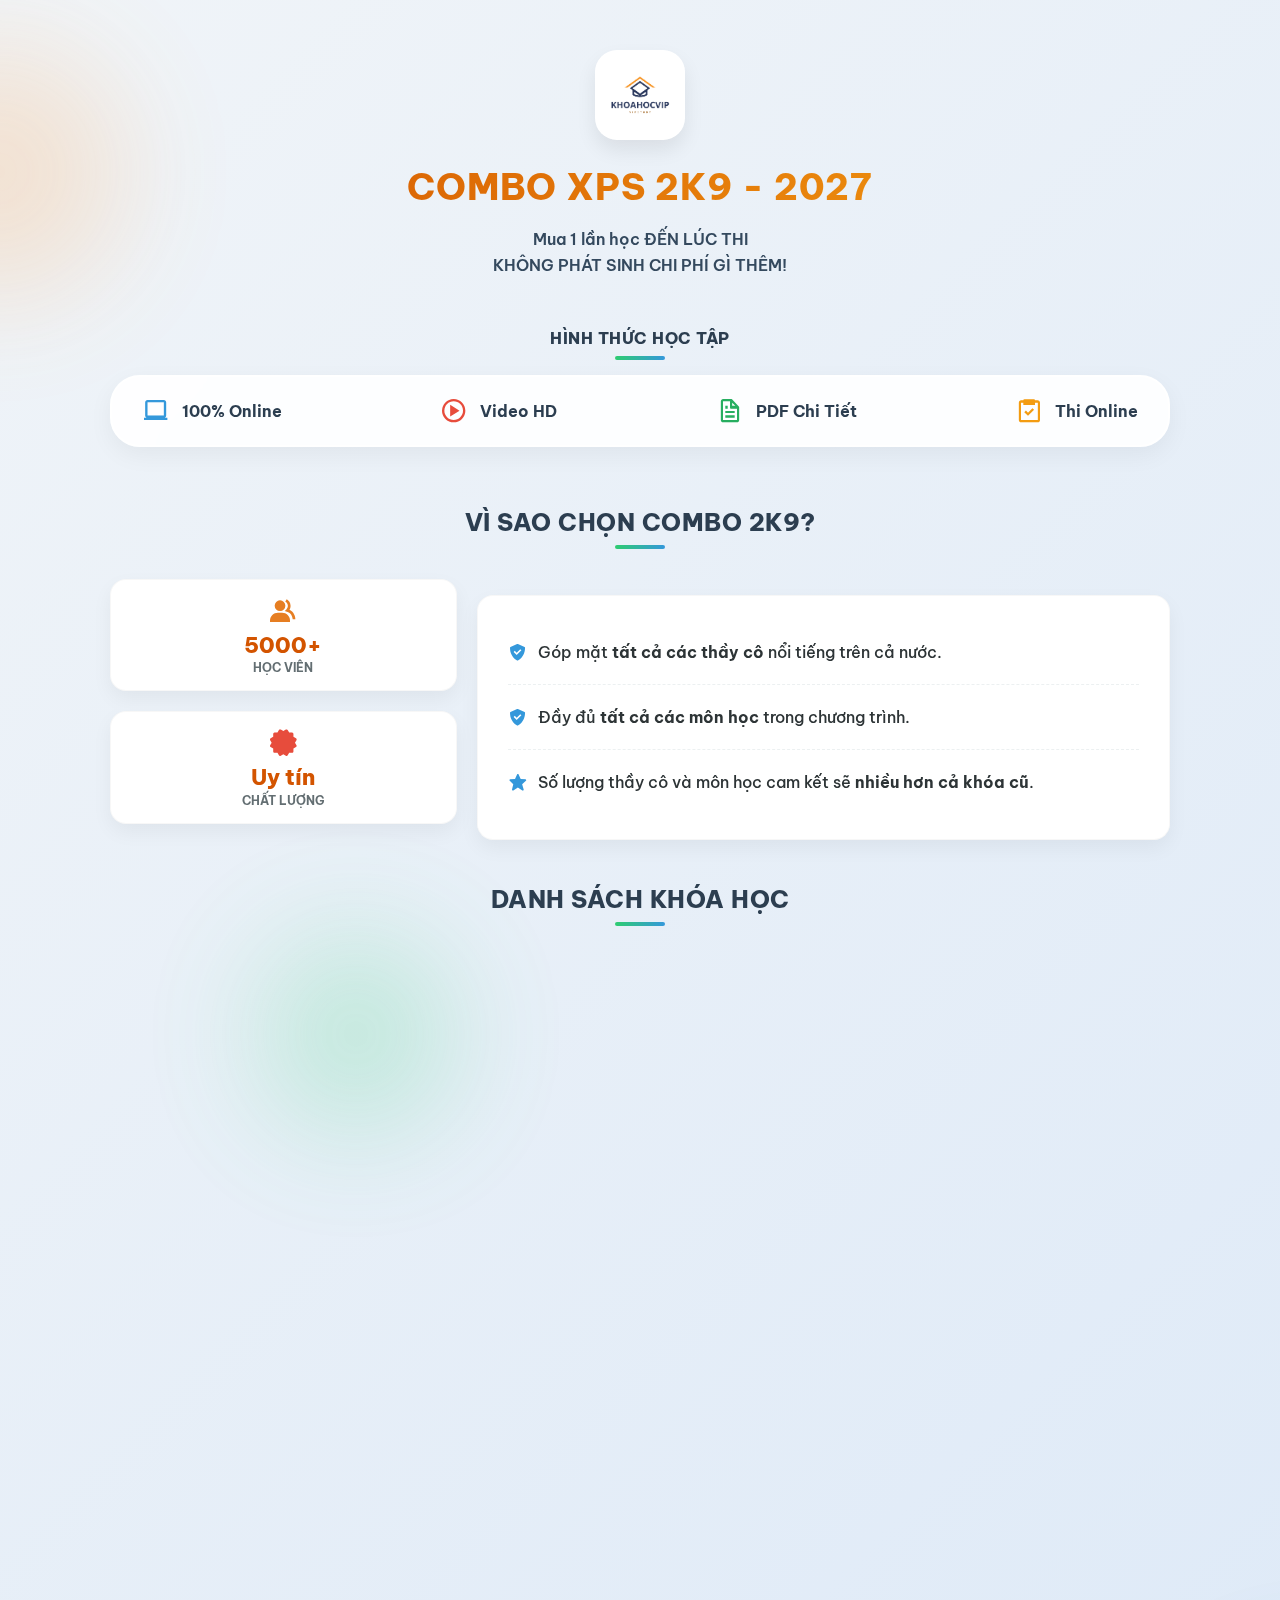
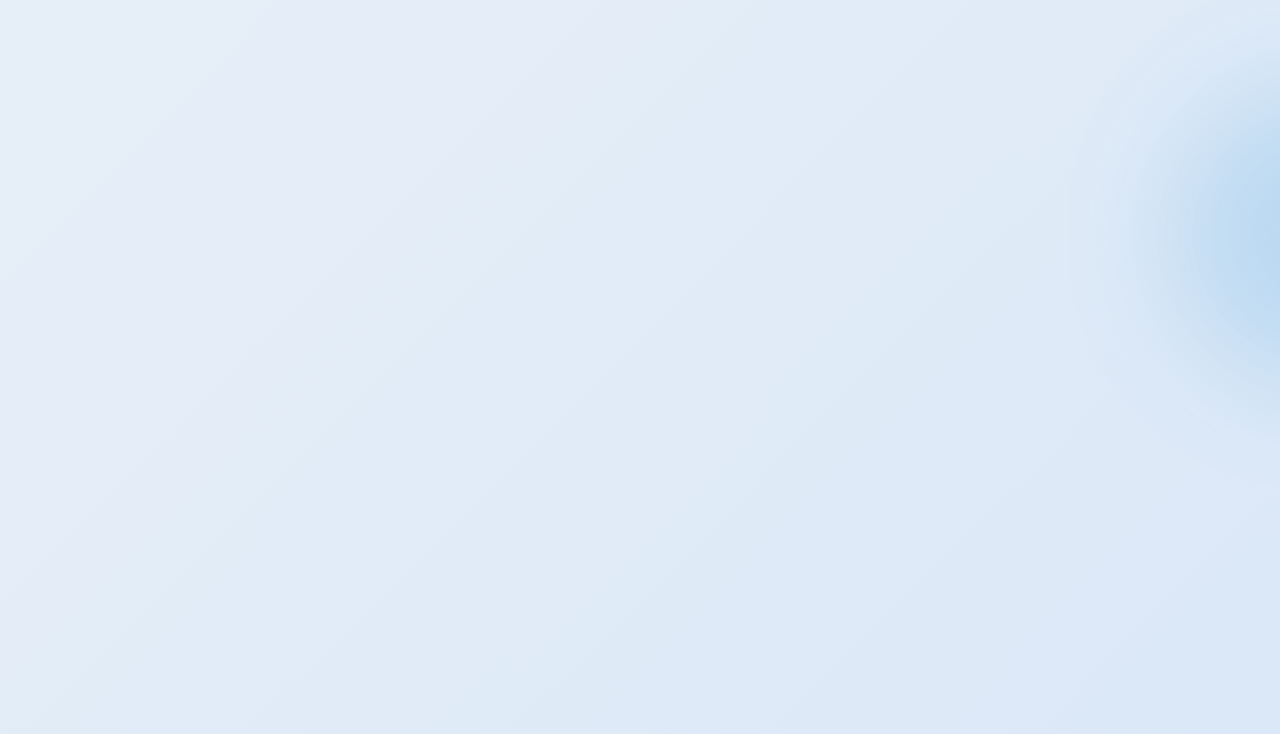
<file: 2k9xps.html>
<!DOCTYPE html>
<html lang="vi">
<head>
    <meta charset="UTF-8">
    <meta name="viewport" content="width=device-width, initial-scale=1.0, maximum-scale=1.0, user-scalable=no">
    <title>2K9 XUẤT PHÁT SỚM LỚP 12 - khoahocvip.io.vn</title>
    
    <meta property="og:title" content="2K9 XUẤT PHÁT SỚM LỚP 12">
    <meta property="og:description" content="Trọn bộ khóa học 8 môn + ĐGNL + ĐGTD. Tặng kèm khóa 2K8, 2K9, 2K10 (2026) để học trước.">
    <meta property="og:image" content="https://khoahocvip.io.vn/iogo.png">
    <meta property="og:url" content="https://khoahocvip.io.vn/2k9xps.html">
    <meta property="og:type" content="website">

    <link rel="icon" href="iogo.png" type="image/png">
    <link href="https://fonts.googleapis.com/css2?family=Be+Vietnam+Pro:wght@400;500;600;700;800&display=swap" rel="stylesheet">
    <link href='https://unpkg.com/boxicons@2.1.4/css/boxicons.min.css' rel='stylesheet'>
    <link href="https://unpkg.com/aos@2.3.1/dist/aos.css" rel="stylesheet">

    <style>
        :root {
            --accent-gold: #e67e22; 
            --accent-gold-light: #f39c12;
            --accent-green: #2ecc71;
            --accent-green-dark: #27ae60;
            --accent-blue: #3498db;
            --text-main: #2d3436; 
            --text-muted: #636e72;
            --glass-bg: rgba(255, 255, 255, 0.9); 
            --glass-border: rgba(255, 255, 255, 1);
        }

        html, body { 
            margin: 0; padding: 0; box-sizing: border-box; 
            font-family: 'Be Vietnam Pro', sans-serif; 
            -webkit-tap-highlight-color: transparent; 
            width: 100%; overflow-x: hidden;
            background-color: #f0f4f8;
        }

        *, *::before, *::after { box-sizing: inherit; }

        .main-wrapper {
            position: relative;
            width: 100%;
            min-height: 100vh;
            overflow-x: hidden; 
            background: linear-gradient(-45deg, #f0f4f8, #e0eaf5, #d4e4f7, #f0f4f8); 
            background-size: 400% 400%; 
            animation: gradientBG 15s ease infinite;
        }

        @keyframes gradientBG { 0% { background-position: 0% 50%; } 50% { background-position: 100% 50%; } 100% { background-position: 0% 50%; } }

        /* Animation Nền */
        .blob { position: absolute; border-radius: 50%; filter: blur(60px); z-index: 0; animation: moveBlobs 8s infinite alternate ease-in-out; pointer-events: none; opacity: 0.7; }
        .blob-1 { width: 250px; height: 250px; background: rgba(255, 159, 67, 0.3); top: 2%; left: -10%; }
        .blob-2 { width: 300px; height: 300px; background: rgba(52, 152, 219, 0.3); bottom: 15%; right: -15%; animation-delay: 2s; }
        .blob-3 { width: 200px; height: 200px; background: rgba(46, 204, 113, 0.3); top: 40%; left: 20%; animation-delay: 4s; }
        @keyframes moveBlobs { 0% { transform: translate(0, 0) scale(1); } 100% { transform: translate(25px, -25px) scale(1.1); } }

        /* --- BỐ CỤC CHUNG --- */
        .app-container { 
            width: 100%; 
            margin: 0 auto;
            position: relative; 
            z-index: 1; 
            color: var(--text-main);
        }

        /* --- HEADER & LOGO --- */
        .header { text-align: center; }
        .site-logo { width: 90px; height: 90px; object-fit: cover; border-radius: 22px; background: #ffffff; padding: 5px; box-shadow: 0 10px 20px rgba(0, 0, 0, 0.08); margin: 0 auto 15px auto; display: block; border: 2px solid rgba(255,255,255,0.8); }
        .title { background: linear-gradient(90deg, #d35400, #f39c12, #e74c3c); background-size: 200% auto; -webkit-background-clip: text; -webkit-text-fill-color: transparent; font-weight: 800; text-transform: uppercase; letter-spacing: 1px; margin-bottom: 10px; animation: shineText 3s linear infinite; line-height: 1.3;}
        @keyframes shineText { to { background-position: 200% center; } }
        .subtitle { font-weight: 600; line-height: 1.6; color: #34495e; padding: 0 5px; }

        /* --- THẺ THÔNG TIN CHUNG --- */
        .glass-card { background: var(--glass-bg); backdrop-filter: blur(12px); -webkit-backdrop-filter: blur(12px); border: 2px solid var(--glass-border); border-radius: 20px; padding: 20px 15px; display: flex; align-items: flex-start; gap: 12px; box-shadow: 0 8px 25px rgba(0, 0, 0, 0.05); }
        .card-icon { font-size: 28px; color: var(--accent-green); flex-shrink: 0; margin-top: 2px; }
        .card-icon.purple { color: #8e44ad; } .card-icon.zalo { color: #0088FF; }
        .card-content-wrapper { flex: 1; min-width: 0; }
        .card-text { font-size: 14px; line-height: 1.6; font-weight: 500; word-wrap: break-word; }
        .card-text a { color: #0088FF; font-weight: 700; text-decoration: none; border-bottom: 1px dashed #0088FF; }
        .btn-secondary { display: flex; align-items: center; justify-content: center; gap: 6px; width: 100%; margin-top: 12px; padding: 12px 15px; background: rgba(142, 68, 173, 0.05); color: #8e44ad; font-weight: 700; font-size: 13.5px; text-decoration: none; border-radius: 50px; border: 1.5px solid #8e44ad; position: relative; overflow: hidden; transition: background 0.2s;}
        .btn-secondary:hover, .btn-secondary:active { background: rgba(142, 68, 173, 0.15); }

        /* --- HÌNH THỨC HỌC TẬP TỐI GIẢN (MINIMALIST) --- */
        .format-compact { display: flex; flex-wrap: wrap; justify-content: space-between; gap: 12px; padding: 16px 15px; align-items: center; margin-bottom: 15px;}
        .format-mini-item { display: flex; align-items: center; gap: 8px; font-size: 13px; font-weight: 700; color: #2c3e50; width: calc(50% - 6px); }
        .format-mini-item i { font-size: 22px; }

        /* --- TIÊU ĐỀ MỤC --- */
        .section-heading { text-align: center; font-weight: 800; color: #2c3e50; text-transform: uppercase; margin: 35px 0 20px 0; letter-spacing: 0.5px; position: relative; }
        .section-heading::after { content: ''; display: block; width: 50px; height: 4px; background: linear-gradient(90deg, var(--accent-green), var(--accent-blue)); margin: 8px auto 0; border-radius: 4px; }
        .section-heading.mini { margin: 25px 0 15px 0; font-size: 16px; } /* Tiêu đề nhỏ gọn hơn cho phần học tập */

        /* --- THỐNG KÊ & CAM KẾT --- */
        .stat-box { background: #fff; border-radius: 16px; padding: 15px; text-align: center; box-shadow: 0 8px 20px rgba(0,0,0,0.05); border: 1px solid rgba(0,0,0,0.03); display: flex; flex-direction: column; justify-content: center; align-items: center; height: 100%;}
        .stat-box i { font-size: 32px; color: var(--accent-gold); margin-bottom: 5px; }
        .stat-box .num { font-size: 22px; font-weight: 800; color: #d35400; line-height: 1.2;}
        .stat-box .text { font-size: 12px; font-weight: 700; color: var(--text-muted); text-transform: uppercase; margin-top: 2px;}
        .trust-list { background: #fff; border-radius: 16px; padding: 20px; box-shadow: 0 8px 20px rgba(0,0,0,0.05); border: 1px solid rgba(0,0,0,0.03); list-style: none; height: 100%; display: flex; flex-direction: column; justify-content: center;}
        .trust-list li { display: flex; align-items: flex-start; gap: 10px; font-size: 14px; font-weight: 500; line-height: 1.5; margin-bottom: 12px; padding-bottom: 12px; border-bottom: 1px dashed #ecf0f1; }
        .trust-list li:last-child { margin-bottom: 0; padding-bottom: 0; border-bottom: none; }
        .trust-list li i { color: var(--accent-blue); font-size: 20px; flex-shrink: 0; margin-top: 2px;}

        /* --- TABS KHÓA HỌC --- */
        .courses-section { background: #ffffff; border-radius: 18px; padding: 20px 15px; box-shadow: 0 10px 25px rgba(0,0,0,0.05); position: relative; border: 1px solid rgba(0,0,0,0.02);}
        .tab-menu { display: flex; gap: 10px; overflow-x: auto; scroll-snap-type: x mandatory; padding-bottom: 12px; margin-bottom: 12px; -ms-overflow-style: none; scrollbar-width: none; scroll-behavior: smooth; width: 100%;}
        .tab-menu::-webkit-scrollbar { display: none; }
        .tab-btn { background: #f0f4f8; border: 1px solid #dcdde1; color: #7f8fa6; padding: 8px 16px; border-radius: 30px; font-size: 13px; font-weight: 700; cursor: pointer; white-space: nowrap; scroll-snap-align: start; display: flex; align-items: center; gap: 5px; transition: 0.3s; }
        .tab-btn i { font-size: 16px; }
        .tab-btn.active { background: linear-gradient(135deg, var(--accent-gold-light), var(--accent-gold)); color: #fff; border-color: transparent; box-shadow: 0 4px 12px rgba(230, 126, 34, 0.3); }
        .course-list { list-style: none; min-height: 250px; }
        .course-item { font-size: 13.5px; font-weight: 600; color: #34495e; padding: 12px 0; border-bottom: 1px solid #f1f2f6; display: flex; align-items: flex-start; gap: 10px; animation: slideInUp 0.3s ease forwards; opacity: 0; transform: translateY(10px); line-height: 1.5;}
        @keyframes slideInUp { to { opacity: 1; transform: translateY(0); } }
        .course-item:last-child { border-bottom: none; }
        .course-item i.check { color: var(--accent-green); font-size: 18px; margin-top: 2px; flex-shrink: 0; }
        .hot-icon { font-size: 14px; margin-left: 5px; animation: bounceFire 1s infinite; display: inline-block;}
        @keyframes bounceFire { 0%, 100% { transform: scale(1); } 50% { transform: scale(1.2); } }

        /* --- VIDEO SLIDER --- */
        .video-slider { display: flex; gap: 15px; overflow-x: auto; scroll-snap-type: x mandatory; padding-bottom: 15px; margin: 0; width: 100%; -ms-overflow-style: none; scrollbar-width: none; scroll-behavior: smooth; }
        .video-slider::-webkit-scrollbar { display: none; }
        .video-item { aspect-ratio: 16 / 9; background: #000; border-radius: 16px; overflow: hidden; scroll-snap-align: center; position: relative; box-shadow: 0 8px 20px rgba(0,0,0,0.1); cursor: pointer; }
        .video-thumb { position: absolute; top: 0; left: 0; width: 100%; height: 100%; background-size: cover; background-position: center; transition: transform 0.3s; }
        .video-item:hover .video-thumb { transform: scale(1.05); }
        .play-overlay { position: absolute; top: 0; left: 0; width: 100%; height: 100%; background: rgba(0,0,0,0.3); display: flex; align-items: center; justify-content: center; }
        .play-btn-custom { width: 55px; height: 55px; background: rgba(255, 255, 255, 0.95); border-radius: 50%; display: flex; align-items: center; justify-content: center; box-shadow: 0 5px 15px rgba(0,0,0,0.3); animation: pulsePlay 1.5s infinite;}
        .play-btn-custom i { font-size: 32px; color: #e74c3c; margin-left: 4px; }
        .video-item iframe { position: absolute; top: 0; left: 0; width: 100%; height: 100%; border: none; }

        .swipe-hint { text-align: center; font-size: 12.5px; color: var(--text-muted); font-weight: 600; display: flex; align-items: center; justify-content: center; gap: 5px; margin-top: -5px;}
        .swipe-hint i { font-size: 16px; animation: slideArrow 1.5s infinite ease-in-out; }
        .swipe-hint .bx-left-arrow-alt { animation-direction: reverse; }

        /* --- BẢNG GIÁ --- */
        .pricing-box { position: relative; background: #ffffff; border: 2px dashed #ff9f43; border-radius: 20px; padding: 25px 15px; text-align: center; box-shadow: 0 10px 30px rgba(230, 126, 34, 0.1); animation: glowBorderLight 2s infinite alternate; }
        @keyframes glowBorderLight { 0% { box-shadow: 0 0 5px rgba(243, 156, 18, 0.1); border-color: rgba(243, 156, 18, 0.4); } 100% { box-shadow: 0 0 20px rgba(243, 156, 18, 0.4); border-color: #e67e22; } }
        .price-title { color: #e67e22; font-size: 15px; font-weight: 800; text-transform: uppercase; margin-bottom: 12px; line-height: 1.4;}
        .price-amount { font-size: 48px; font-weight: 800; color: #d35400; margin-bottom: 5px; text-shadow: 1px 2px 3px rgba(0,0,0,0.1); }
        .price-include { font-size: 13.5px; color: #e67e22; font-weight: 700; margin-bottom: 20px; background: rgba(230, 126, 34, 0.1); display: inline-block; padding: 4px 15px; border-radius: 30px; }
        
        .pricing-list { list-style: none; text-align: left; margin: 0; padding: 0;}
        .pricing-list li { display: flex; align-items: flex-start; gap: 10px; font-size: 14px; font-weight: 600; margin-bottom: 10px; line-height: 1.5;}
        .pricing-list li i { color: #27ae60; font-size: 20px; margin-top: 2px; flex-shrink: 0;}
        .highlight { color: #e74c3c; font-weight: 800; animation: blinkText 1.5s infinite; background: rgba(231, 76, 60, 0.1); padding: 2px 5px; border-radius: 4px;}
        @keyframes blinkText { 0%, 100% { opacity: 1; } 50% { opacity: 0.6; } }

        /* Nút Đăng Ký Siêu Cấp */
        .btn-register { display: flex; align-items: center; justify-content: center; gap: 10px; width: 100%; background: linear-gradient(135deg, var(--accent-green), var(--accent-green-dark)); color: white; font-weight: 800; text-transform: uppercase; border-radius: 50px; text-decoration: none; border: none; box-shadow: 0 10px 25px rgba(46, 204, 113, 0.4); animation: pulseBtnLight 2s infinite; position: relative; overflow: hidden; transition: transform 0.2s; }
        .btn-register:active, .btn-register:hover { transform: scale(0.96); box-shadow: 0 5px 15px rgba(46, 204, 113, 0.4);}
        .btn-register::before { content: ''; position: absolute; top: 0; left: -100%; width: 50%; height: 100%; background: linear-gradient(90deg, transparent, rgba(255,255,255,0.4), transparent); animation: sweepShimmer 3s infinite; }
        @keyframes pulseBtnLight { 0% { box-shadow: 0 0 0 0 rgba(46, 204, 113, 0.5); } 70% { box-shadow: 0 0 0 15px rgba(46, 204, 113, 0); } 100% { box-shadow: 0 0 0 0 rgba(46, 204, 113, 0); } }
        
        .footer-text { text-align: center; font-size: 14px; font-weight: 800; color: var(--text-muted); text-transform: uppercase; letter-spacing: 1.5px; }
        .domain-watermark { text-align: center; font-size: 12px; color: rgba(0, 0, 0, 0.3); margin-top: 8px; font-weight: 600; padding-bottom: 20px;}


        /* ========================================================
           RESPONSIVE DESIGN (PHÂN BIỆT ĐIỆN THOẠI VÀ MÁY TÍNH)
           ======================================================== */
           
        /* Dành cho Điện Thoại & Tablet nhỏ (< 991px) */
        @media (max-width: 991px) {
            .app-container { max-width: 480px; padding: 30px 15px 40px 15px; }
            .header { margin-bottom: 25px; }
            .title { font-size: 24px; }
            .subtitle { font-size: 14.5px; }
            
            .glass-card { margin-bottom: 15px; }
            .stats-container { display: grid; grid-template-columns: 1fr 1fr; gap: 12px; margin-bottom: 15px; }
            .trust-list { margin-bottom: 25px; }
            .section-heading { font-size: 18px; }
            .video-item { flex: 0 0 88%; }
            .pricing-box { margin-top: 35px; }
            .btn-container { margin-top: 35px; margin-bottom: 25px; }
            .btn-register { font-size: 18px; padding: 18px 20px; }
            .footer-text { margin-top: 25px; }
        }

        /* Dành cho Máy Tính & Màn hình lớn (>= 992px) */
        @media (min-width: 992px) {
            .app-container { max-width: 1100px; padding: 50px 20px; }
            
            .header { margin-bottom: 50px; }
            .title { font-size: 36px; margin-bottom: 15px; }
            .subtitle { font-size: 16px; }
            
            .format-compact { flex-wrap: nowrap; padding: 20px 30px; margin-bottom: 30px; border-radius: 30px;}
            .format-mini-item { width: auto; font-size: 16px; gap: 12px;}
            .format-mini-item i { font-size: 28px; }

            .info-cards-wrapper { display: grid; grid-template-columns: 1fr 1fr; gap: 20px; margin-bottom: 40px; }
            .glass-card { margin-bottom: 0; height: 100%; }
            
            .section-heading { font-size: 24px; margin: 60px 0 30px 0; }
            
            .stats-trust-wrapper { display: grid; grid-template-columns: 1fr 2fr; gap: 20px; align-items: stretch; margin-bottom: 40px; }
            .stats-container { display: flex; flex-direction: column; gap: 20px; margin-bottom: 0; }
            .trust-list { margin-bottom: 0; padding: 30px; }
            .trust-list li { font-size: 16px; margin-bottom: 20px; padding-bottom: 20px; }
            
            .courses-section { padding: 30px; }
            .tab-menu { padding-bottom: 20px; }
            .tab-btn { font-size: 14px; padding: 10px 20px; }
            .course-item { font-size: 15px; padding: 15px 0; }
            
            .video-slider { gap: 20px; padding-bottom: 20px; }
            .video-item { flex: 0 0 calc(33.333% - 14px); border-radius: 20px; } 
            
            .pricing-box { max-width: 700px; margin: 60px auto 0 auto; padding: 40px; border-radius: 30px; }
            .price-title { font-size: 18px; }
            .price-amount { font-size: 64px; }
            .pricing-list li { font-size: 16px; margin-bottom: 15px; }
            
            .btn-container { max-width: 500px; margin: 40px auto; }
            .btn-register { font-size: 22px; padding: 22px 30px; border-radius: 60px; }
            
            .footer-text { font-size: 16px; margin-top: 50px; }
        }
    </style>
</head>
<body>

    <div class="main-wrapper">
        <div class="blob blob-1"></div>
        <div class="blob blob-2"></div>
        <div class="blob blob-3"></div>

        <div class="app-container">
            
            <header class="header" data-aos="fade-down" data-aos-duration="800">
                <img src="iogo.png" alt="Logo KhoaHocVip" class="site-logo">
                <h1 class="title">COMBO XPS 2K9 - 2027</h1>
                <p class="subtitle">Mua 1 lần học ĐẾN LÚC THI<br>KHÔNG PHÁT SINH CHI PHÍ GÌ THÊM!</p>
            </header>

            <h2 class="section-heading mini" data-aos="fade-up">Hình Thức Học Tập</h2>
            <div class="glass-card format-compact" data-aos="fade-up">
                <div class="format-mini-item"><i class='bx bx-laptop' style="color: #3498db;"></i> 100% Online</div>
                <div class="format-mini-item"><i class='bx bx-play-circle' style="color: #e74c3c;"></i> Video HD</div>
                <div class="format-mini-item"><i class='bx bx-file' style="color: #27ae60;"></i> PDF Chi Tiết</div>
                <div class="format-mini-item"><i class='bx bx-task' style="color: #f39c12;"></i> Thi Online</div>
            </div>
            <h2 class="section-heading" data-aos="fade-up">Vì sao chọn Combo 2K9?</h2>
            
            <div class="stats-trust-wrapper">
                <div class="stats-container" data-aos="zoom-in">
                    <div class="stat-box"><i class='bx bxs-group'></i><span class="num">5000+</span><span class="text">Học viên</span></div>
                    <div class="stat-box"><i class='bx bxs-certification' style="color: #e74c3c;"></i><span class="num">Uy tín</span><span class="text">Chất lượng</span></div>
                </div>

                <ul class="trust-list" data-aos="fade-up">
                    <li><i class='bx bxs-check-shield'></i><span>Góp mặt <b>tất cả các thầy cô</b> nổi tiếng trên cả nước.</span></li>
                    <li><i class='bx bxs-check-shield'></i><span>Đầy đủ <b>tất cả các môn học</b> trong chương trình.</span></li>
                    <li><i class='bx bxs-star'></i><span>Số lượng thầy cô và môn học cam kết sẽ <b>nhiều hơn cả khóa cũ</b>.</span></li>
                </ul>
            </div>

            <h2 class="section-heading" data-aos="fade-up">Danh sách khóa học</h2>
            <div class="courses-section" data-aos="fade-up">
                <div class="tab-menu" id="tabMenu">
                    <button class="tab-btn active" data-target="bonus"><i class='bx bx-gift'></i> QUÀ TẶNG (BONUS)</button>
                    <button class="tab-btn" data-target="toan"><i class='bx bx-math'></i> TOÁN</button>
                    <button class="tab-btn" data-target="vatly"><i class='bx bx-bulb'></i> VẬT LÝ</button>
                    <button class="tab-btn" data-target="hoa"><i class='bx bx-test-tube'></i> HÓA</button>
                    <button class="tab-btn" data-target="sinh"><i class='bx bx-dna'></i> SINH</button>
                    <button class="tab-btn" data-target="anh"><i class='bx bx-world'></i> TIẾNG ANH</button>
                    <button class="tab-btn" data-target="van"><i class='bx bx-book'></i> NGỮ VĂN</button>
                    <button class="tab-btn" data-target="su"><i class='bx bx-history'></i> SỬ</button>
                    <button class="tab-btn" data-target="dia"><i class='bx bx-globe'></i> ĐỊA</button>
                    <button class="tab-btn" data-target="dgnl"><i class='bx bx-brain'></i> ĐGNL HSA & V-ACT</button>
                    <button class="tab-btn" data-target="dgtd"><i class='bx bx-target-lock'></i> ĐGTD TSA</button>
                    <button class="tab-btn" data-target="supham"><i class='bx bx-book-reader'></i> ĐGNL SƯ PHẠM</button>
                </div>
                <ul class="course-list" id="courseList"></ul>
                <div class="swipe-hint" style="margin-top: 15px; color: #e67e22;"><i class='bx bx-left-arrow-alt'></i> Bạn sẽ nhận được tất cả môn học và thầy cô trong môn học đó. <i class='bx bx-right-arrow-alt'></i></div>
            </div>

            <!-- <h2 class="section-heading" data-aos="fade-up">Bài Giảng Học Thử</h2>
            <div class="video-slider" data-aos="fade-up">
                <div class="video-item" data-id="CQ75B9Z_O9Y"><div class="video-thumb" style="background-image: url('https://img.youtube.com/vi/CQ75B9Z_O9Y/hqdefault.jpg');"></div><div class="play-overlay"><div class="play-btn-custom"><i class='bx bx-play'></i></div></div></div>
                <div class="video-item" data-id="2SuzM5pp8us"><div class="video-thumb" style="background-image: url('https://img.youtube.com/vi/2SuzM5pp8us/hqdefault.jpg');"></div><div class="play-overlay"><div class="play-btn-custom"><i class='bx bx-play'></i></div></div></div>
                <div class="video-item" data-id="RLnRRQnf40E"><div class="video-thumb" style="background-image: url('https://img.youtube.com/vi/RLnRRQnf40E/hqdefault.jpg');"></div><div class="play-overlay"><div class="play-btn-custom"><i class='bx bx-play'></i></div></div></div>
                <div class="video-item" data-id="Het--I4eleI"><div class="video-thumb" style="background-image: url('https://img.youtube.com/vi/Het--I4eleI/hqdefault.jpg');"></div><div class="play-overlay"><div class="play-btn-custom"><i class='bx bx-play'></i></div></div></div>
            </div>
            <div class="swipe-hint" data-aos="fade-up" style="margin-top: 5px;"><i class='bx bx-left-arrow-alt'></i> Vuốt ngang để xem thêm <i class='bx bx-right-arrow-alt'></i></div> -->

            <div class="pricing-box" data-aos="zoom-in">
                <div class="price-title">GIÁ TOÀN BỘ KHÓA HỌC: 8 MÔN + ĐGNL + ĐGTD</div>
                <div class="price-amount">350K</div>
                <div class="price-include">BAO GỒM TẤT CẢ DANH SÁCH TRÊN:</div>
                <ul class="pricing-list">
                    <li><i class='bx bx-check-circle'></i> <span>Toàn bộ khóa 12 2K9 (2027) <span class="highlight">#đangkhaigiảng</span></span></li>
                    <li><i class='bx bx-check-circle'></i> <span>Toàn bộ khóa lớp 12 2K8 (2026)</span></li>
                    <li><i class='bx bx-check-circle'></i> <span>Toàn bộ khóa lớp 11 2K9 (2026)</span></li>
                    <li><i class='bx bx-check-circle'></i> <span>Toàn bộ khóa lớp 10 2K10 (2026)</span></li>
                    <li><i class='bx bx-check-circle'></i> <span>Bao gồm tất cả các môn, và tất cả các thầy cô, trung tâm trên cả nước.</span></li>
                </ul>
            </div>

            <div class="btn-container" data-aos="zoom-in-up">
                <a href="https://zalo.me/0327359035" target="_blank" class="btn-register"><i class='bx bx-paper-plane'></i> ĐĂNG KÝ NGAY</a>
            </div>

            <div class="footer-text" data-aos="fade-in">CHÚC CÁC EM HỌC TỐT</div>
            <div class="domain-watermark" data-aos="fade-in">Hệ thống: khoahocvip.io.vn</div>
        </div>
    </div>

    <script src="https://unpkg.com/aos@2.3.1/dist/aos.js"></script>
    <script>
        AOS.init({ once: true, offset: 10, easing: 'ease-out-cubic', duration: 800 });

        // Youtube Sandbox Anti-redirect
        document.querySelectorAll('.video-item').forEach(item => {
            item.addEventListener('click', function() {
                let videoId = this.getAttribute('data-id');
                this.innerHTML = `<iframe sandbox="allow-scripts allow-same-origin allow-presentation" src="https://www.youtube-nocookie.com/embed/${videoId}?autoplay=1&rel=0&modestbranding=1&fs=0" allow="accelerometer; autoplay; clipboard-write; encrypted-media; gyroscope; picture-in-picture" allowfullscreen style="width: 100%; height: 100%; border: none; border-radius: 16px;"></iframe>`;
            });
        });

        const courseData = {
            bonus: [
                "Tặng khóa Anh Giáo Kid lớp 11 2027 cho em tham khảo",
                "Tặng TOÁN THẦY CHÍ 2K9 LỚP 11 2027 cho em tham khảo",
                "Tặng khóa Tổ toán MAPSTUDY lớp 11 2027",
                "Tặng khóa Cô Ngọc Huyền LB lớp 11 2027",
                "Tặng khóa LÝ IPCLASS lớp 11 2027",
                "Tặng HOÁ 11 2027 THẦY PHẠM VĂN TRỌNG TENSCHOOL 2K9",
                "Tặng khóa HOÁ 11 2027 THẦY NGUYỄN ANH PHONG 2K9",
                "Tặng khóa SINH 11 2027 THẦY PHAN KHẮC NGHỆ MOON 2K9"
            ],
            toan: [
                "Thầy Đỗ Văn Đức - Trọn Bộ Lộ Trình TENS 2k9 🔥",
                "Cô Ngọc Huyền LB - Trọn Bộ Lộ Trình 6 step 2k9",
                "Thầy Nguyễn Quốc Chí - Trọn Bộ Lộ Trình Chuyên Đề Luyện Đề",
                "Thầy Nguyễn Đăng Ái - Trọn Bộ Lộ Trình TDM 🔥",
                "Thầy Nguyễn Phan Tiến - Trọn bộ lộ trình SMART",
                "Tổ toán MAPSTUDY - Trọn bộ lộ trình 2k9",
                "Thầy Nguyễn Tiến Đạt - Trọn bộ lộ trình 2k9",
                "Anh Giáo Kid - Trọn Bộ Lộ Trình SVIP 2027",
                "Thầy Trịnh Đình Thành DPAD - Trọn bộ lộ trình 2k9 🔥",
                "Anh Shiper Toán - Trọn bộ lộ trình 2k9",
                "TOÁN LXO - 2K9 - CÁC BUỔI HỌC VỀ TOÁN THỰC TẾ",
                "Thầy HUY HƯỚNG NỘI - 2K9 - TMT2027",
                "Nền tảng toán 12 HOCMAI 2k9 2027_Thầy Thưởng",
                "Khóa Bổ Trợ CASIO - Tặng Miễn Phí Không Cần Đăng Kí 🔥"
            ],
            vatly: [
                "Thầy Vũ Ngọc Anh - Trọn Bộ Lộ Trình IOME 🔥",
                "Thầy Vũ Tuấn Anh - Trọn Bộ Lộ Trình CTG, Thực Chiến",
                "Thầy Đỗ Ngọc Hà (TRỌN BỘ LỘ TRÌNH)",
                "IPCLASS 2K9 LÝ THẦY THẮNG, THẦY TIẾN 🔥",
                "Thầy Vũ Hoàng Quân - Trọn Bộ Lộ Trình XPS",
                "Thầy NGUYỄN ĐĂNG ÁI + BÙI XUÂN ĐẠT (FULL TDM) 🔥"
            ],
            hoa: [
                "Thầy Nguyễn Anh Phong (Mapstudy) - (Trọn Bộ Lộ Trình IOME) 🔥",
                "Thầy Phạm Văn Trọng - (Trọn Bộ Lộ Trình TENS) 🔥",
                "Cô Thân Thị Liên - Trọn Bộ Lộ Trình 2k9",
                "Thầy Phạm Thắng - Trọn Bộ Lộ Trình 2k9 🔥",
                "Thầy Phạm Văn Thuận - Trọn Bộ Lộ Trình 2k9",
                "HÓA HỌC 2027 HOCMAI - Thầy Vũ Khắc Ngọc, Cô Tống Thị Sơn..."
            ],
            sinh: [
                "THẦY PHAN KHẮC NGHỆ - (Trọn Bộ Lộ Trình Premium Web, Về Đích) 🔥",
                "SINH THẦY TRƯƠNG CÔNG KIÊN QANDA 2K9",
                "SINH CÔ TRÀ MY 🔥",
                "SINH - THẦY TUẤN",
                "NỀN TẢNG 12 MÔN SINH 2027 HOCMAI"
            ],
            anh: [
                "CÔ VŨ THỊ MAI PHƯƠNG (Trọn Bộ Lộ Trình Pro3m, Pro3mplus, Vip90) 🔥",
                "CÔ PHẠM LIỄU 2027 - Trọn Bộ Lộ Trình TENS 🔥",
                "CÔ TRANG ANH - Khóa giải đề THPT <span class='highlight'>(NEW)</span>"
            ],
            van: [
                "VĂN Cô Sương Mai - Trọn Bộ Lộ Trình VIP",
                "VĂN Cô Võ Phạm Trúc Linh -TTS - (Trọn Bộ Lộ Trình 5 Tháng, Luyện Đề)",
                "VĂN CÔ TRẦN THUỲ DƯƠNG 2K9"
            ],
            su: [
                "Cô Hương Sen - (Trọn Bộ Lộ Trình CTG, Thực Chiến) 🔥",
                "Cô Ngô Thị Lan Hương - (Trọn Bộ Lộ Trình A1, A2, A3)"
            ],
            dia: [
                "ĐỊA THẦY THANH TÙNG - (Trọn Bộ Lộ Trình A1, A2, A3) 🔥",
                "ĐỊA LÝ THẦY TÀI QANDA 2K9",
                "ĐỊA LÝ CÔ MAI ANH (Trọn bộ lộ trình L1, L2, L3)"
            ],
            dgnl: [
                "HSA HOCMAI 2K9 LUYỆN THI ĐGNL HÀ NỘI 2027 🔥",
                "HSA VNES 2K9 LUYỆN THI ĐGNL HÀ NỘI 2027",
                "HSA EDU - THẦY VĂN HOA 🔥",
                "HSA MAPSTUDY LUYỆN THI ĐGNL HÀ NỘI 2027",
                "HSA TUYỂN SINH 247",
                "HSA - EMPRIE 🔥",
                "V-ACT EMPIRE 2027",
                "V-ACT HOCMAI 2K9 LUYỆN THI ĐGNL TP.HCM 2027 🔥",
                "V-ACT 2K9 THẦY BÙI VĂN CÔNG",
                "V-ACT MAPSTUDY 2K9 LUYỆN THI ĐÁNH GIÁ NĂNG LỰC TP.HCM 2027"
            ],
            dgtd: [
                "TSA TUYỂN SINH 247 🔥",
                "TSA HOCMAI 2K9 LUYỆN THI ĐÁNH GIÁ TƯ DUY ĐHBK HÀ NỘI 🔥",
                "TSA NGUYỄN ĐĂNG ÁI 2K9",
                "TSA ILP 2K9 LUYỆN THI ĐÁNH GIÁ TƯ DUY ĐHBK HÀ NỘI 2027",
                "TSA - BMC EDUCATION 🔥",
                "TSA - THẦY THẮNG TRỌC SAITAMA 🔥 ",
                "TSA - MAPSTUDY - BỔ TRỢ TOÁN HỌC",
                "MÃ THI THỬ TSA MIỄN PHÍ <span class='highlight'>(HOT)</span> 🔥",
                "PIMAX TSA"
            ],
            supham: [
                "SPT 2K9 HN PEDA EDU LUYỆN THI ĐGNL SƯ PHẠM HÀ NỘI 2027 🔥",
                "H-SCA 2K9 HCM PEDA EDU LUYỆN THI ĐGNL SƯ PHẠM TP.HCM 2027 🔥"
            ]
        };

        const tabBtns = Array.from(document.querySelectorAll('.tab-btn'));
        const courseList = document.getElementById('courseList');
        const swipeHintText = document.querySelector('.courses-section .swipe-hint');
        const tabMenu = document.getElementById('tabMenu');
        let currentTabIndex = 0;
        let autoSlideInterval;

        function renderCourses(category) {
            courseList.innerHTML = '';
            const courses = courseData[category];
            courses.forEach((course, index) => {
                let courseText = course.replace('🔥', "<span class='hot-icon'>🔥</span>");
                const li = document.createElement('li');
                li.className = 'course-item';
                li.style.animationDelay = `${index * 0.05}s`; 
                li.innerHTML = `<i class='bx bx-check-circle check'></i> <span>${courseText}</span>`;
                courseList.appendChild(li);
            });
        }

        function activateTab(index) {
            tabBtns.forEach(b => b.classList.remove('active'));
            const btn = tabBtns[index];
            btn.classList.add('active');
            renderCourses(btn.getAttribute('data-target'));
            
            const scrollLeftPos = btn.offsetLeft - (tabMenu.clientWidth / 2) + (btn.clientWidth / 2);
            tabMenu.scrollTo({ left: scrollLeftPos, behavior: 'smooth' });
        }

        function startAutoSlide() {
            autoSlideInterval = setInterval(() => {
                currentTabIndex++;
                if(currentTabIndex >= tabBtns.length) currentTabIndex = 0;
                activateTab(currentTabIndex);
            }, 4000);
        }

        tabBtns.forEach((btn, index) => {
            btn.addEventListener('click', function() {
                clearInterval(autoSlideInterval);
                swipeHintText.innerHTML = "350K ở dưới tức là được tất cả chỗ này luôn. Kèm Qùa Tặng!"; 
                swipeHintText.style.color = "#7f8fa6";
                currentTabIndex = index;
                activateTab(index);
            });
        });

        renderCourses('bonus');
        startAutoSlide();

    </script>
    <script async src="https://www.googletagmanager.com/gtag/js?id=G-T3HC34BE89"></script>
    <script>
      window.dataLayer = window.dataLayer || [];
      function gtag(){ dataLayer.push(arguments); }
      gtag('js', new Date());
      gtag('config', 'G-T3HC34BE89');
    </script>
</body>
</html>
</file>
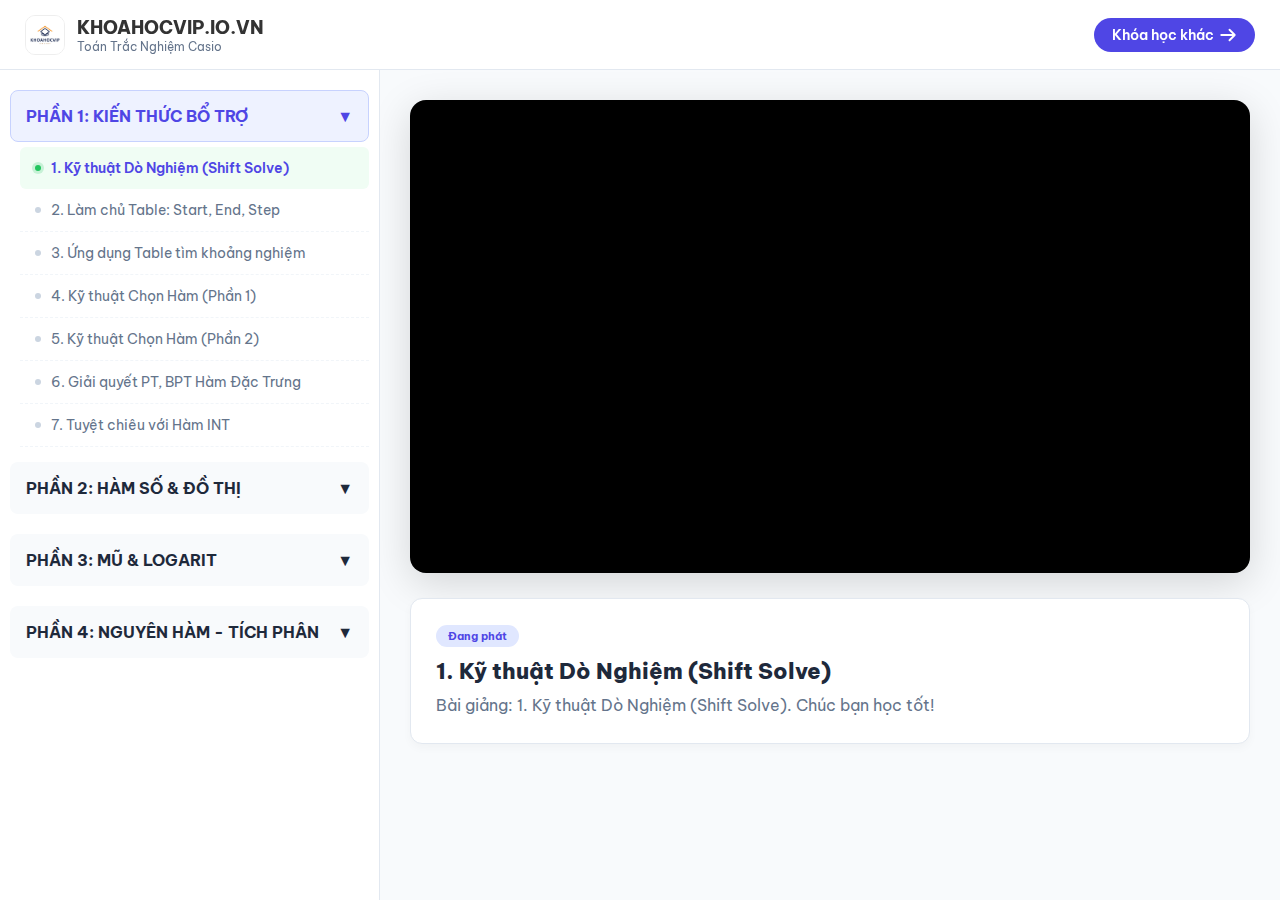
<file: casio.html>
<!DOCTYPE html>
<html lang="vi">
<head>
    <meta charset="UTF-8">
    <meta name="viewport" content="width=device-width, initial-scale=1.0, maximum-scale=1.0, user-scalable=no">
    <meta name="description" content="Khóa học Casio Miễn Phí bổ trợ DGNL, DGTD, THPT QG - khoahocvip.io.vn">
    <meta name="theme-color" content="#ffffff">
    <link rel="icon" href="iogo.png" type="image/png">
    <title>Khóa Casio Miễn Phí - khoahocvip.io.vn</title>
    <link href="https://fonts.googleapis.com/css2?family=Be+Vietnam+Pro:wght@300;400;500;600;700;800&display=swap" rel="stylesheet">
    
    <meta property="og:type" content="website">
    <meta property="og:url" content="https://khoahocvip.io.vn/casio">
    <meta property="og:image" content="iogo.png">

    <style>
        :root {
            --primary: #4f46e5;       
            --primary-light: #eef2ff; 
            --accent: #ec4899;        
            --bg-body: #f8fafc;
            --text-main: #1e293b;
            --text-sub: #64748b;
            --header-height: 70px; /* Chiều cao Header cố định */
        }

        * {
            box-sizing: border-box;
            margin: 0;
            padding: 0;
            font-family: 'Be Vietnam Pro', sans-serif;
        }

        /* --- QUAN TRỌNG: KHÓA CHIỀU CAO TRANG WEB --- */
        html, body {
            height: 100%; /* Bắt buộc */
            overflow: hidden; /* Ẩn thanh cuộn của trình duyệt chính */
            background-color: var(--bg-body);
        }

        body {
            display: flex;
            flex-direction: column;
        }

        /* --- HEADER --- */
        header {
            height: var(--header-height);
            background: rgba(255, 255, 255, 0.9);
            backdrop-filter: blur(10px);
            border-bottom: 1px solid #e2e8f0;
            display: flex;
            align-items: center;
            justify-content: space-between;
            padding: 0 25px;
            z-index: 100;
            flex-shrink: 0; /* Không cho header co lại */
        }

        .brand-area { display: flex; align-items: center; gap: 12px; }
        .logo { width: 40px; height: 40px; border-radius: 10px; object-fit: contain; background: #fff; border: 1px solid #eee; }
        .brand-text h1 { font-size: 1.1rem; font-weight: 800; color: #333; }
        .brand-text p { font-size: 0.75rem; color: var(--text-sub); }

        .cta-btn {
            background: var(--primary); color: white;
            padding: 8px 18px; border-radius: 50px;
            font-weight: 600; font-size: 0.9rem; text-decoration: none;
            display: flex; align-items: center; gap: 5px;
            transition: 0.2s;
        }
        .cta-btn:hover { background: #4338ca; transform: translateY(-2px); }

        /* --- CONTAINER CHÍNH (Chiếm phần còn lại) --- */
        .container {
            display: flex;
            width: 100%;
            /* Tính toán chiều cao còn lại sau khi trừ header */
            height: calc(100% - var(--header-height)); 
            overflow: hidden;
        }

        /* --- SIDEBAR (DANH SÁCH BÀI GIẢNG) --- */
        .sidebar {
            width: 380px;
            background: #fff;
            border-right: 1px solid #e2e8f0;
            display: flex;
            flex-direction: column;
            
            /* KÍCH HOẠT CUỘN CHO SIDEBAR */
            height: 100%; 
            overflow-y: auto; 
            padding: 20px 10px;
        }

        /* Tùy chỉnh thanh cuộn cho Sidebar (To và rõ hơn để dễ kéo) */
        .sidebar::-webkit-scrollbar { width: 10px; }
        .sidebar::-webkit-scrollbar-track { background: #f1f5f9; }
        .sidebar::-webkit-scrollbar-thumb { 
            background: #94a3b8; 
            border-radius: 5px; 
            border: 2px solid #f1f5f9;
        }
        .sidebar::-webkit-scrollbar-thumb:hover { background: #64748b; }

        /* Style cho danh sách */
        .section-wrapper { margin-bottom: 15px; }
        
        .section-header {
            padding: 15px 15px;
            font-weight: 700; color: var(--text-main);
            background: #f8fafc; border-radius: 8px;
            cursor: pointer; display: flex; justify-content: space-between; align-items: center;
            border: 1px solid transparent;
            margin-bottom: 5px;
        }
        .section-header:hover { background: #eff6ff; color: var(--primary); }
        .section-header.active { background: #eef2ff; color: var(--primary); border-color: #c7d2fe; }

        .lesson-list {
            max-height: 0; overflow: hidden;
            transition: max-height 0.3s ease-out;
            padding-left: 10px;
        }

        .lesson-item {
            padding: 12px 15px;
            font-size: 0.9rem; color: var(--text-sub);
            cursor: pointer; border-bottom: 1px dashed #f1f5f9;
            display: flex; align-items: center;
            transition: 0.2s;
        }
        .lesson-item:hover { color: var(--primary); padding-left: 20px; }
        .lesson-item.playing { 
            color: var(--primary); font-weight: 600; 
            background: #f0fdf4; border-radius: 6px; border-bottom: none;
        }
        .status-dot {
            width: 6px; height: 6px; background: #cbd5e1; border-radius: 50%;
            margin-right: 10px;
        }
        .lesson-item.playing .status-dot { background: #22c55e; box-shadow: 0 0 0 3px rgba(34,197,94,0.2); }

        /* --- MAIN CONTENT (VIDEO) --- */
        .main-content {
            flex: 1; /* Chiếm hết chiều rộng còn lại */
            background: #f8fafc;
            padding: 30px;
            
            /* Kích hoạt cuộn cho nội dung bên phải nếu màn hình nhỏ */
            height: 100%;
            overflow-y: auto;
            display: flex; flex-direction: column; align-items: center;
        }

        .video-wrapper {
            width: 100%; max-width: 1000px;
            background: #000; border-radius: 16px; overflow: hidden;
            box-shadow: 0 10px 40px rgba(0,0,0,0.15);
            flex-shrink: 0;
        }
        .video-frame {
            position: relative; padding-bottom: 56.25%; height: 0;
        }
        .video-frame iframe {
            position: absolute; top: 0; left: 0; width: 100%; height: 100%;
        }

        .info-card {
            width: 100%; max-width: 1000px; margin-top: 25px;
            background: white; padding: 25px; border-radius: 12px;
            box-shadow: 0 4px 10px rgba(0,0,0,0.03);
            border: 1px solid #e2e8f0;
        }

        .tag-pill {
            display: inline-block; padding: 4px 12px; background: #e0e7ff; color: var(--primary);
            border-radius: 20px; font-size: 0.7rem; font-weight: 700; margin-bottom: 10px;
        }
        .lesson-title { font-size: 1.4rem; font-weight: 800; color: #1e293b; margin-bottom: 8px; }
        .lesson-desc { color: #64748b; line-height: 1.6; }

        /* --- MOBILE RESPONSIVE --- */
        @media (max-width: 900px) {
            /* Mở khóa chiều cao trên mobile để cuộn tự nhiên */
            html, body { height: auto; overflow: auto; }
            .container { display: flex; flex-direction: column; height: auto; overflow: visible; }
            
            header { height: 56px; padding: 0 15px; position: sticky; top: 0; }
            .brand-text p { display: none; }
            .cta-btn span { display: none; }
            .cta-btn { padding: 0; width: 36px; height: 36px; justify-content: center; }

            /* Video lên đầu */
            .main-content {
                order: 1; padding: 0; height: auto; background: #000;
                overflow: visible;
            }
            .video-wrapper { border-radius: 0; box-shadow: none; }
            .info-card { display: none; }

            /* Danh sách xuống dưới */
            .sidebar {
                order: 2; width: 100%; height: auto;
                background: #fff; padding-bottom: 50px;
                overflow: visible; /* Để body quản lý cuộn */
            }
            .section-header { padding: 12px 15px; background: #f1f5f9; }
        }
    </style>
</head>
<body>

    <header>
        <div class="brand-area">
            <img src="iogo.png" alt="Logo" class="logo" onerror="this.src='https://ui-avatars.com/api/?name=KH&background=4f46e5&color=fff&size=64'">
            <div class="brand-text">
                <h1>KHOAHOCVIP.IO.VN</h1>
                <p>Toán Trắc Nghiệm Casio</p>
            </div>
        </div>
        
        <a href="https://khoahocvip.io.vn/sheet.html" class="cta-btn" target="_blank">
            <span>Khóa học khác</span>
            <svg xmlns="http://www.w3.org/2000/svg" width="18" height="18" fill="none" viewBox="0 0 24 24" stroke="currentColor" stroke-width="2.5">
                <path stroke-linecap="round" stroke-linejoin="round" d="M14 5l7 7m0 0l-7 7m7-7H3" />
            </svg>
        </a>
    </header>

    <div class="container">
        
        <div class="sidebar" id="courseSidebar">
            </div>

        <div class="main-content">
            <div class="video-wrapper">
                <div class="video-frame">
                    <iframe id="videoPlayer" src="" title="Bài giảng" frameborder="0" allow="accelerometer; autoplay; clipboard-write; encrypted-media; gyroscope; picture-in-picture" allowfullscreen></iframe>
                </div>
            </div>
            
            <div class="info-card">
                <div class="tag-pill">Đang phát</div>
                <h2 class="lesson-title" id="currentTitle">Đang tải dữ liệu...</h2>
                <p class="lesson-desc" id="currentDesc">
                    Vui lòng chọn bài giảng từ danh sách bên trái để bắt đầu.
                </p>
            </div>
        </div>

    </div>

    <script>
        // DỮ LIỆU BÀI GIẢNG
        const courseData = [
            {
                section: "PHẦN 1: KIẾN THỨC BỔ TRỢ",
                lessons: [
                    { id: "1.1", title: "1. Kỹ thuật Dò Nghiệm (Shift Solve)", videoId: "NRKyDm2liY4" },
                    { id: "1.2", title: "2. Làm chủ Table: Start, End, Step", videoId: "gVI6kkXlooI" },
                    { id: "1.3", title: "3. Ứng dụng Table tìm khoảng nghiệm", videoId: "eU-8g0RYhj0" },
                    { id: "1.4", title: "4. Kỹ thuật Chọn Hàm (Phần 1)", videoId: "pockVuwYddI" },
                    { id: "1.5", title: "5. Kỹ thuật Chọn Hàm (Phần 2)", videoId: "7FXMldxy57M" },
                    { id: "1.6", title: "6. Giải quyết PT, BPT Hàm Đặc Trưng", videoId: "0wqYnBLLLK0" },
                    { id: "1.7", title: "7. Tuyệt chiêu với Hàm INT", videoId: "DQLIiXKKcKQ" }
                ]
            },
            {
                section: "PHẦN 2: HÀM SỐ & ĐỒ THỊ",
                lessons: [
                    { id: "2.1", title: "1. Xét tính Đơn điệu (Cơ bản)", videoId: "bb83WiB3-IM" },
                    { id: "2.2", title: "1.1 Xét tính Đơn điệu (Nâng cao)", videoId: "gHFJar779jU" },
                    { id: "2.3", title: "2.1 Tìm GTLN-GTNN Hàm Số", videoId: "HHzYiVOdkNk" },
                    { id: "2.4", title: "2.2 Tìm GTLN-GTNN Hàm Trị Tuyệt Đối", videoId: "g7DDGOOGd24" },
                    { id: "2.5", title: "3.1 Cực trị Hàm số hợp (VDC) Phần I", videoId: "wy-skGd4BtU" },
                    { id: "2.6", title: "3.2 Cực trị Hàm số hợp (VDC) Phần II", videoId: "lBZuEnWD37U" },
                    { id: "2.7", title: "4. Điều kiện cực trị tại 1 điểm", videoId: "LiUOvmCjBfs" }
                ]
            },
            {
                section: "PHẦN 3: MŨ & LOGARIT",
                lessons: [
                    { id: "3.1", title: "1. Bất phương trình Mũ - Logarit", videoId: "JxLahO2-45M" },
                    { id: "3.2", title: "2.1 Bài toán Min-Max Mũ Logarit Phần I", videoId: "NVEY7h_-Y6M" },
                    { id: "3.3", title: "2.2 Bài toán Min-Max Mũ Logarit Phần II", videoId: "TYu01gXAViU" },
                    { id: "3.4", title: "2.3 Bài toán Min-Max Mũ Logarit Phần III", videoId: "4DFKUoCQOLU" },
                    { id: "3.5", title: "3.1 Vấn đề nâng cao Phần I", videoId: "KZw7afzAEnM" },
                    { id: "3.6", title: "3.2 Vấn đề nâng cao Phần II", videoId: "tDdY6hmGD_g" },
                    { id: "3.7", title: "4. Kỹ thuật Phụ Trợ", videoId: "43qPbYa6mkQ" }
                ]
            },
            {
                section: "PHẦN 4: NGUYÊN HÀM - TÍCH PHÂN",
                lessons: [
                    { id: "4.1", title: "1.1 Nguyên hàm", videoId: "eA4oD5f7iRk" },
                    { id: "4.2", title: "1.2 Nguyên hàm", videoId: "EHd-efMla90" },
                    { id: "4.3", title: "2.1 Kỹ thuật Chọn hàm Tích phân", videoId: "mSfPo_yBaNM" },
                    { id: "4.4", title: "2.2 Kỹ thuật Chọn hàm Tích phân", videoId: "rJdPUf6SP3c" },
                    { id: "4.5", title: "3. Tích phân dấu nghiệm (2 ẩn)", videoId: "TsO7zN2fgAw" },
                    { id: "4.6", title: "4.1 Tích phân dấu nghiệm (nhiều ẩn)", videoId: "e7l3nEv5dic" },
                    { id: "4.7", title: "4.2 Tích phân dấu nghiệm (nhiều ẩn)", videoId: "OUuti_vTWiM" },
                    { id: "4.8", title: "4.3 Tích phân dấu nghiệm (nhiều ẩn)", videoId: "Mb26LQkiqn8" },
                    { id: "4.9", title: "5.1 Tích phân Hàm ẩn f(x), f'(x)", videoId: "1qnhtMSOzxs" },
                    { id: "4.10", title: "5.2 Tích phân Hàm ẩn f(x), f'(x)", videoId: "1tEPCBLWj_U" },
                    { id: "4.11", title: "5.3 Tích phân Hàm ẩn f(x), f'(x)", videoId: "2Y_DtK-f31g" },
                    { id: "4.12", title: "6. Công thức hình thang gần đúng", videoId: "AzigithxTfQ" }
                ]
            }
        ];

        const sidebar = document.getElementById('courseSidebar');
        const videoPlayer = document.getElementById('videoPlayer');
        const currentTitle = document.getElementById('currentTitle');
        const currentDesc = document.getElementById('currentDesc');

        function renderSidebar() {
            courseData.forEach((section) => {
                const wrapper = document.createElement('div');
                wrapper.className = 'section-wrapper';

                const header = document.createElement('div');
                header.className = 'section-header';
                header.innerHTML = `<span>${section.section}</span><span>▼</span>`;

                const list = document.createElement('div');
                list.className = 'lesson-list';

                section.lessons.forEach(lesson => {
                    const item = document.createElement('div');
                    item.className = 'lesson-item';
                    item.innerHTML = `<div class="status-dot"></div> ${lesson.title}`;
                    
                    item.addEventListener('click', () => {
                        playVideo(lesson.videoId, lesson.title, item);
                    });
                    list.appendChild(item);
                });

                header.addEventListener('click', () => {
                    const isActive = header.classList.contains('active');
                    if (!isActive) {
                        header.classList.add('active');
                        list.style.maxHeight = list.scrollHeight + "px";
                    } else {
                        header.classList.remove('active');
                        list.style.maxHeight = null;
                    }
                });

                wrapper.appendChild(header);
                wrapper.appendChild(list);
                sidebar.appendChild(wrapper);
            });
        }

        function playVideo(id, title, element) {
            currentTitle.style.opacity = 0;
            if(currentDesc) currentDesc.style.opacity = 0;

            setTimeout(() => {
                videoPlayer.src = `https://www.youtube.com/embed/${id}?autoplay=1&rel=0&modestbranding=1&playsinline=1`;
                currentTitle.textContent = title;
                if(currentDesc) {
                    currentDesc.textContent = `Bài giảng: ${title}. Chúc bạn học tốt!`;
                    currentDesc.style.opacity = 1;
                }
                currentTitle.style.opacity = 1;
            }, 200);

            document.querySelectorAll('.lesson-item').forEach(el => el.classList.remove('playing'));
            if(element) {
                element.classList.add('playing');
                // Scroll nhẹ nếu trên máy tính
                if(window.innerWidth > 900) {
                     element.scrollIntoView({ behavior: 'smooth', block: 'nearest' });
                }
            }

            if(window.innerWidth <= 900) {
                window.scrollTo({ top: 0, behavior: 'smooth' });
            }
        }

        document.addEventListener('DOMContentLoaded', () => {
            renderSidebar();
            setTimeout(() => {
                const firstHeader = document.querySelector('.section-header');
                if(firstHeader) firstHeader.click();
                setTimeout(() => {
                    const firstLesson = document.querySelector('.lesson-item');
                    if(firstLesson) firstLesson.click();
                }, 300);
            }, 100);
        });

    </script>
    <script>
        // 1. Chặn Click chuột phải
        document.addEventListener('contextmenu', function(e) {
            e.preventDefault();
            alert('Nội dung này đã được bảo vệ!'); // Bạn có thể bỏ dòng này nếu không muốn hiện thông báo
            return false;
        });
    
        // 2. Chặn các phím tắt bàn phím
        document.addEventListener('keydown', function(e) {
            // Chặn F12
            if (e.key === 'F12' || e.keyCode === 123) {
                e.preventDefault();
                return false;
            }
    
            // Chặn Ctrl + U (Xem source code)
            if (e.ctrlKey && (e.key === 'u' || e.key === 'U' || e.keyCode === 85)) {
                e.preventDefault();
                return false;
            }
    
            // Chặn Ctrl + Shift + I (Inspect Element)
            if (e.ctrlKey && e.shiftKey && (e.key === 'i' || e.key === 'I' || e.keyCode === 73)) {
                e.preventDefault();
                return false;
            }
    
            // Chặn Ctrl + Shift + J (Console)
            if (e.ctrlKey && e.shiftKey && (e.key === 'j' || e.key === 'J' || e.keyCode === 74)) {
                e.preventDefault();
                return false;
            }
    
            // Chặn Ctrl + Shift + C (Inspect Element Mode)
            if (e.ctrlKey && e.shiftKey && (e.key === 'c' || e.key === 'C' || e.keyCode === 67)) {
                e.preventDefault();
                return false;
            }
    
            // Chặn Ctrl + S (Lưu trang web)
            if (e.ctrlKey && (e.key === 's' || e.key === 'S' || e.keyCode === 83)) {
                e.preventDefault();
                return false;
            }
        });
    </script>
    <script async src="https://www.googletagmanager.com/gtag/js?id=G-T3HC34BE89"></script>
    <script>
        window.dataLayer = window.dataLayer || [];
        function gtag(){ dataLayer.push(arguments); }
        gtag('js', new Date());
        gtag('config', 'G-T3HC34BE89');
    </script>
</body>
</html>
</file>
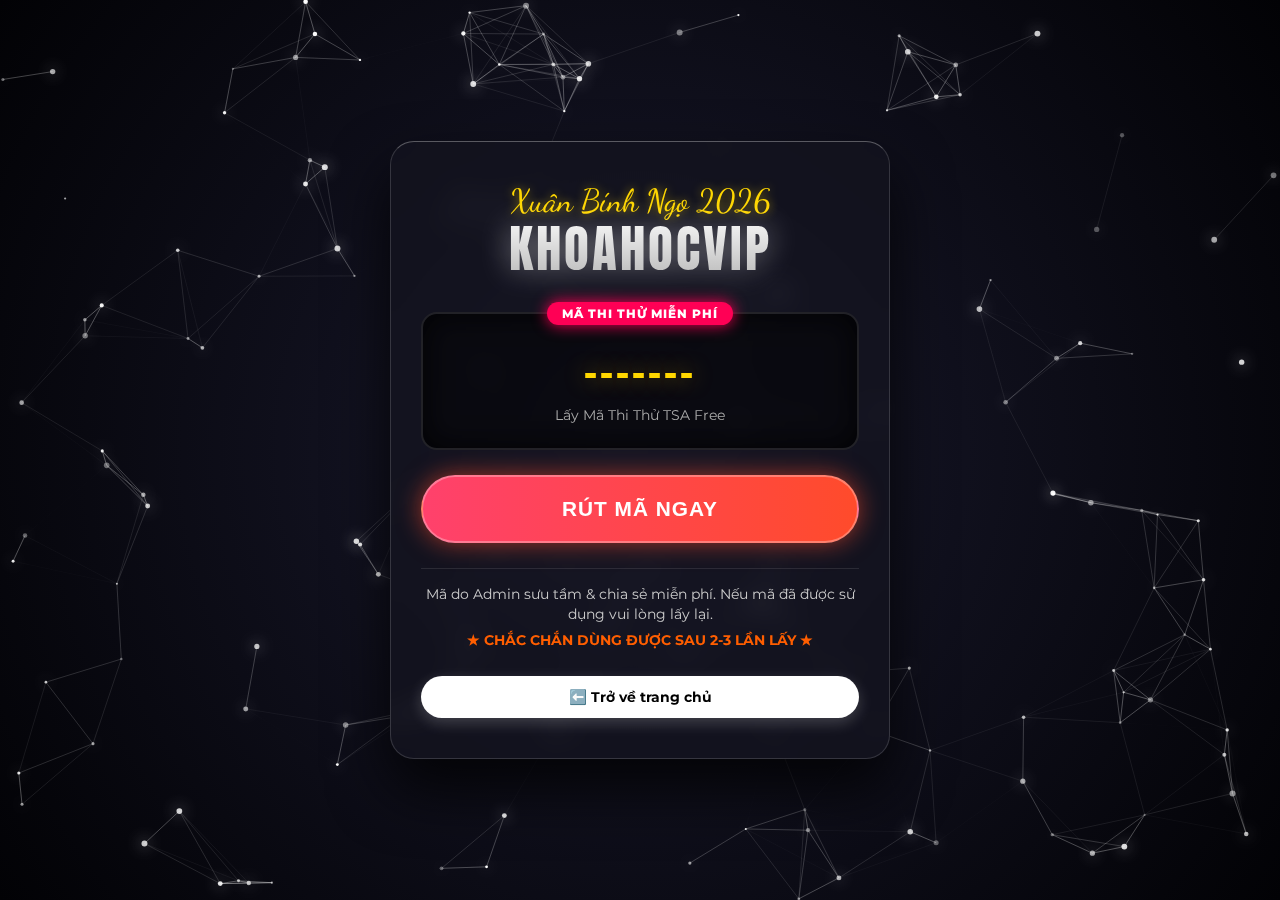
<file: codetsa.html>
<!DOCTYPE html>
<html lang="vi">
<head>
    <meta charset="UTF-8">
    <meta name="viewport" content="width=device-width, initial-scale=1.0">
    <title>Mã Thi Thử TSA Miễn Phí</title>
    <link href="https://fonts.googleapis.com/css2?family=Anton&family=Montserrat:wght@400;600;800&family=Dancing+Script:wght@700&display=swap" rel="stylesheet">
    <style>
        :root {
            --space-bg: #020205; /* Đen tuyền */
            --glass-bg: rgba(20, 20, 30, 0.65);
            --neon-red: #ff0055;
            --neon-orange: #ff5e00;
            --diamond-white: #ffffff;
            --gold-text: #FFD700;
        }

        * { margin: 0; padding: 0; box-sizing: border-box; }

        body {
            /* Nền vũ trụ sâu thẳm */
            background: radial-gradient(circle at center, #1a1a2e 0%, var(--space-bg) 100%);
            font-family: 'Montserrat', sans-serif;
            min-height: 100vh;
            display: flex;
            justify-content: center;
            align-items: center;
            overflow: hidden;
            position: relative;
            color: #fff;
        }

        /* --- CANVAS --- */
        #galaxy-canvas {
            position: absolute; top: 0; left: 0; width: 100%; height: 100%;
            z-index: 0;
        }

        /* --- MAIN BOARD --- */
        .main-board {
            position: relative; z-index: 10;
            width: 90%; max-width: 500px;
            /* Kính tối, viền sáng trắng nhẹ */
            background: var(--glass-bg);
            backdrop-filter: blur(12px); -webkit-backdrop-filter: blur(12px);
            border: 1px solid rgba(255, 255, 255, 0.15);
            border-top: 1px solid rgba(255, 255, 255, 0.3); /* Viền trên sáng hơn */
            border-radius: 24px; padding: 40px 30px;
            box-shadow: 0 30px 60px rgba(0,0,0,0.8);
            text-align: center;
            display: flex; flex-direction: column; gap: 25px;
        }

        /* Header */
        .tet-year {
            font-family: 'Dancing Script', cursive;
            color: var(--gold-text); font-size: 2rem;
            text-shadow: 0 0 10px rgba(255, 215, 0, 0.6);
        }
        .main-title {
            font-family: 'Anton', sans-serif; font-size: 3.2rem;
            background: linear-gradient(to bottom, #ffffff, #b3b3b3);
            -webkit-background-clip: text; -webkit-text-fill-color: transparent;
            letter-spacing: 3px; filter: drop-shadow(0 0 15px rgba(255,255,255,0.4));
            margin-top: -10px;
        }

        /* Khung Code */
        .code-container {
            background: rgba(0, 0, 0, 0.5);
            border-radius: 16px; padding: 25px 15px;
            position: relative;
            border: 2px solid rgba(255, 255, 255, 0.1);
            box-shadow: inset 0 0 30px rgba(0,0,0,0.8);
        }
        .label-code {
            position: absolute; top: -12px; left: 50%; transform: translateX(-50%);
            background: var(--neon-red); color: white;
            padding: 4px 15px; font-weight: 800; font-size: 0.75rem;
            border-radius: 20px; text-transform: uppercase; letter-spacing: 1px;
            box-shadow: 0 0 15px var(--neon-red);
        }
        .code-display {
            font-family: 'Anton', sans-serif; font-size: 2.6rem; color: var(--gold-text);
            letter-spacing: 3px; text-shadow: 0 0 20px rgba(255, 215, 0, 0.5);
        }
        .status-text { font-size: 0.85rem; color: #aaa; margin-top: 5px; }

        /* --- NÚT BẤM (CỰC KỲ NỔI BẬT) --- */
        .btn-lixi {
            /* Gradient Đỏ Cam cực mạnh */
            background: linear-gradient(90deg, #ff416c, #ff4b2b); 
            border: 2px solid rgba(255,255,255,0.3);
            padding: 20px; border-radius: 50px;
            font-size: 1.3rem; font-weight: 900; color: white;
            cursor: pointer; text-transform: uppercase; letter-spacing: 1px;
            position: relative; overflow: visible; /* Để hiện hiệu ứng pulse ra ngoài */
            transition: all 0.3s;
            /* Bóng đổ phát sáng */
            box-shadow: 0 0 25px rgba(255, 75, 43, 0.6);
            animation: pulseGlow 2s infinite;
        }

        .btn-lixi:hover {
            transform: scale(1.05);
            background: linear-gradient(90deg, #ff4b2b, #ff416c);
            box-shadow: 0 0 40px rgba(255, 75, 43, 0.9);
        }

        /* Hiệu ứng nhịp tim lan tỏa */
        @keyframes pulseGlow {
            0% { box-shadow: 0 0 0 0 rgba(255, 75, 43, 0.7); }
            70% { box-shadow: 0 0 0 15px rgba(255, 75, 43, 0); }
            100% { box-shadow: 0 0 0 0 rgba(255, 75, 43, 0); }
        }

        /* Info & Footer */
        .info-panel {
            border-top: 1px solid rgba(255,255,255,0.1);
            padding-top: 15px; text-align: left;
        }
        .info-content { color: #ccc; font-size: 0.85rem; line-height: 1.5; text-align: center;}
        .highlight-text {
            color: var(--neon-orange); font-weight: 700; display: block;
            margin-top: 5px; text-transform: uppercase; font-size: 0.9rem;
            animation: blinkText 2s infinite;
        }
        @keyframes blinkText { 50% { opacity: 0.6; } }

        .home-btn {
            background: white; color: black;
            padding: 12px; border-radius: 30px; font-weight: 700;
            text-decoration: none; font-size: 0.9rem;
            display: flex; align-items: center; justify-content: center; gap: 8px;
            transition: 0.3s; box-shadow: 0 5px 15px rgba(255,255,255,0.2);
        }
        .home-btn:hover {
            transform: translateY(-2px);
            box-shadow: 0 10px 20px rgba(255,255,255,0.4);
        }

        /* Toast */
        .toast {
            position: fixed; top: 30px; left: 50%; transform: translateX(-50%) translateY(-100px);
            background: white; color: #b71c1c;
            padding: 12px 30px; border-radius: 50px;
            box-shadow: 0 0 30px rgba(255,255,255,0.5); font-weight: bold;
            transition: 0.4s; opacity: 0; z-index: 100;
        }
        .toast.show { transform: translateX(-50%) translateY(0); opacity: 1; }
    </style>
</head>
<body>

    <canvas id="galaxy-canvas"></canvas>

    <div class="main-board">
        <header>
            <div class="tet-year">Xuân Bính Ngọ 2026</div>
            <div class="main-title">KHOAHOCVIP</div>
        </header>

        <div class="code-container">
            <span class="label-code">Mã Thi Thử Miễn Phí</span>
            <div class="code-display" id="codeResult">-------</div>
            <div class="status-text" id="statusText">Lấy Mã Thi Thử TSA Free</div>
        </div>

        <button class="btn-lixi" id="btnGet" onclick="getLuckyCode()">
            RÚT MÃ NGAY
        </button>

        <div class="info-panel">
            <div class="info-content">
                Mã do Admin sưu tầm & chia sẻ miễn phí. Nếu mã đã được sử dụng vui lòng lấy lại.<br>
                <span class="highlight-text">★ Chắc chắn dùng được sau 2-3 lần lấy ★</span>
            </div>
        </div>

        <a href="https://khoahocvip.io.vn/sheet" class="home-btn">
            ⬅️ Trở về trang chủ
        </a>
    </div>

    <div id="toast" class="toast">Đã sao chép mã thành công!</div>

    <script>
        // --- CẤU HÌNH HIỆU ỨNG SAO TRẮNG SÁNG ---
        const canvas = document.getElementById('galaxy-canvas');
        const ctx = canvas.getContext('2d');
        canvas.width = window.innerWidth;
        canvas.height = window.innerHeight;

        let particlesArray;
        const numberOfParticles = 160; 
        const connectionDistance = 110; 
        const mouseRadius = 160; 

        let mouse = { x: null, y: null, radius: mouseRadius }
        window.addEventListener('mousemove', (e) => { mouse.x = e.x; mouse.y = e.y; });
        window.addEventListener('mouseout', () => { mouse.x = undefined; mouse.y = undefined; });

        class Particle {
            constructor(x, y, directionX, directionY, size) {
                this.x = x; this.y = y;
                this.directionX = directionX; this.directionY = directionY;
                this.size = size;
                // MÀU TRẮNG TINH KHIẾT
                this.color = 'rgba(255, 255, 255, ' + (Math.random() * 0.7 + 0.3) + ')';
            }
            draw() {
                ctx.beginPath();
                ctx.arc(this.x, this.y, this.size, 0, Math.PI * 2, false);
                
                // HIỆU ỨNG PHÁT SÁNG MẠNH (GLOW)
                ctx.shadowBlur = 15; // Độ nhòe sáng cao
                ctx.shadowColor = 'white'; // Màu sáng trắng
                
                ctx.fillStyle = this.color; 
                ctx.fill();
                
                // Reset shadow để không ảnh hưởng performance quá nhiều
                ctx.shadowBlur = 0; 
            }
            update() {
                // Tương tác chuột (Đẩy ra)
                if (mouse.x && mouse.y) {
                    let dx = mouse.x - this.x; let dy = mouse.y - this.y;
                    let distance = Math.sqrt(dx*dx + dy*dy);
                    if (distance < mouse.radius + this.size) {
                        if (mouse.x < this.x && this.x < canvas.width - this.size * 10) this.x += 3;
                        if (mouse.x > this.x && this.x > this.size * 10) this.x -= 3;
                        if (mouse.y < this.y && this.y < canvas.height - this.size * 10) this.y += 3;
                        if (mouse.y > this.y && this.y > this.size * 10) this.y -= 3;
                    }
                }
                if (this.x > canvas.width || this.x < 0) this.directionX = -this.directionX;
                if (this.y > canvas.height || this.y < 0) this.directionY = -this.directionY;
                this.x += this.directionX; this.y += this.directionY;
                this.draw();
            }
        }

        function init() {
            particlesArray = [];
            for (let i = 0; i < numberOfParticles; i++) {
                let size = (Math.random() * 2) + 1; // Sao to hơn chút
                let x = Math.random() * innerWidth;
                let y = Math.random() * innerHeight;
                let dx = (Math.random() * 0.4) - 0.2;
                let dy = (Math.random() * 0.4) - 0.2;
                particlesArray.push(new Particle(x, y, dx, dy, size));
            }
        }

        function connect() {
            for (let a = 0; a < particlesArray.length; a++) {
                for (let b = a; b < particlesArray.length; b++) {
                    let dist = ((particlesArray[a].x - particlesArray[b].x) ** 2) + ((particlesArray[a].y - particlesArray[b].y) ** 2);
                    if (dist < (connectionDistance ** 2)) {
                        let opacity = 1 - (dist / (connectionDistance ** 2));
                        // DÂY NỐI MÀU TRẮNG
                        ctx.strokeStyle = 'rgba(255, 255, 255,' + opacity * 0.4 + ')';
                        ctx.lineWidth = 0.8;
                        ctx.beginPath();
                        ctx.moveTo(particlesArray[a].x, particlesArray[a].y);
                        ctx.lineTo(particlesArray[b].x, particlesArray[b].y);
                        ctx.stroke();
                    }
                }
                // Nối với chuột
                if (mouse.x && mouse.y) {
                     let dx = mouse.x - particlesArray[a].x;
                     let dy = mouse.y - particlesArray[a].y;
                     let dist = dx*dx + dy*dy;
                     if (dist < mouseRadius**2) {
                         let opacity = 1 - (dist / mouseRadius**2);
                         // Dây nối chuột sáng hơn
                         ctx.strokeStyle = 'rgba(255, 255, 255,' + opacity + ')'; 
                         ctx.lineWidth = 1;
                         ctx.beginPath(); ctx.moveTo(particlesArray[a].x, particlesArray[a].y);
                         ctx.lineTo(mouse.x, mouse.y); ctx.stroke();
                     }
                }
            }
        }

        function animate() {
            requestAnimationFrame(animate);
            ctx.clearRect(0, 0, innerWidth, innerHeight);
            for (let i = 0; i < particlesArray.length; i++) particlesArray[i].update();
            connect();
        }
        window.addEventListener('resize', () => { canvas.width = innerWidth; canvas.height = innerHeight; init(); });
        init(); animate();

        // --- LOGIC LẤY MÃ ---
        async function getLuckyCode() {
            const display = document.getElementById('codeResult');
            const btn = document.getElementById('btnGet');
            const status = document.getElementById('statusText');
            
            btn.disabled = true; btn.style.transform = "scale(0.95)";
            display.style.opacity = "0.5"; status.innerText = "Đang kết nối...";

            try {
                const res = await fetch('code.txt?v=' + Date.now());
                if (!res.ok) throw new Error();
                const text = await res.text();
                const codes = text.split('\n').map(c => c.trim()).filter(c => c.length > 0);
                
                setTimeout(() => {
                    const code = codes.length > 0 ? codes[Math.floor(Math.random() * codes.length)] : "HẾT MÃ";
                    display.innerText = code; display.style.opacity = "1";
                    status.innerText = "Đã sao chép!";
                    navigator.clipboard.writeText(code).then(() => showToast(code));
                    btn.disabled = false; btn.innerText = "LẤY LẠI MÃ"; btn.style.transform = "scale(1)";
                }, 500);
            } catch {
                display.innerText = "LỖI"; btn.disabled = false;
            }
        }
        function showToast(msg) {
            const t = document.getElementById('toast');
            t.innerText = "✅ Đã copy: " + msg; t.classList.add('show');
            setTimeout(() => t.classList.remove('show'), 3000);
        }
    </script>
    <script async src="https://www.googletagmanager.com/gtag/js?id=G-T3HC34BE89"></script>
    <script>
        window.dataLayer = window.dataLayer || [];
        function gtag(){ dataLayer.push(arguments); }
        gtag('js', new Date());
        gtag('config', 'G-T3HC34BE89');
    </script>
</body>
</html>
</file>
